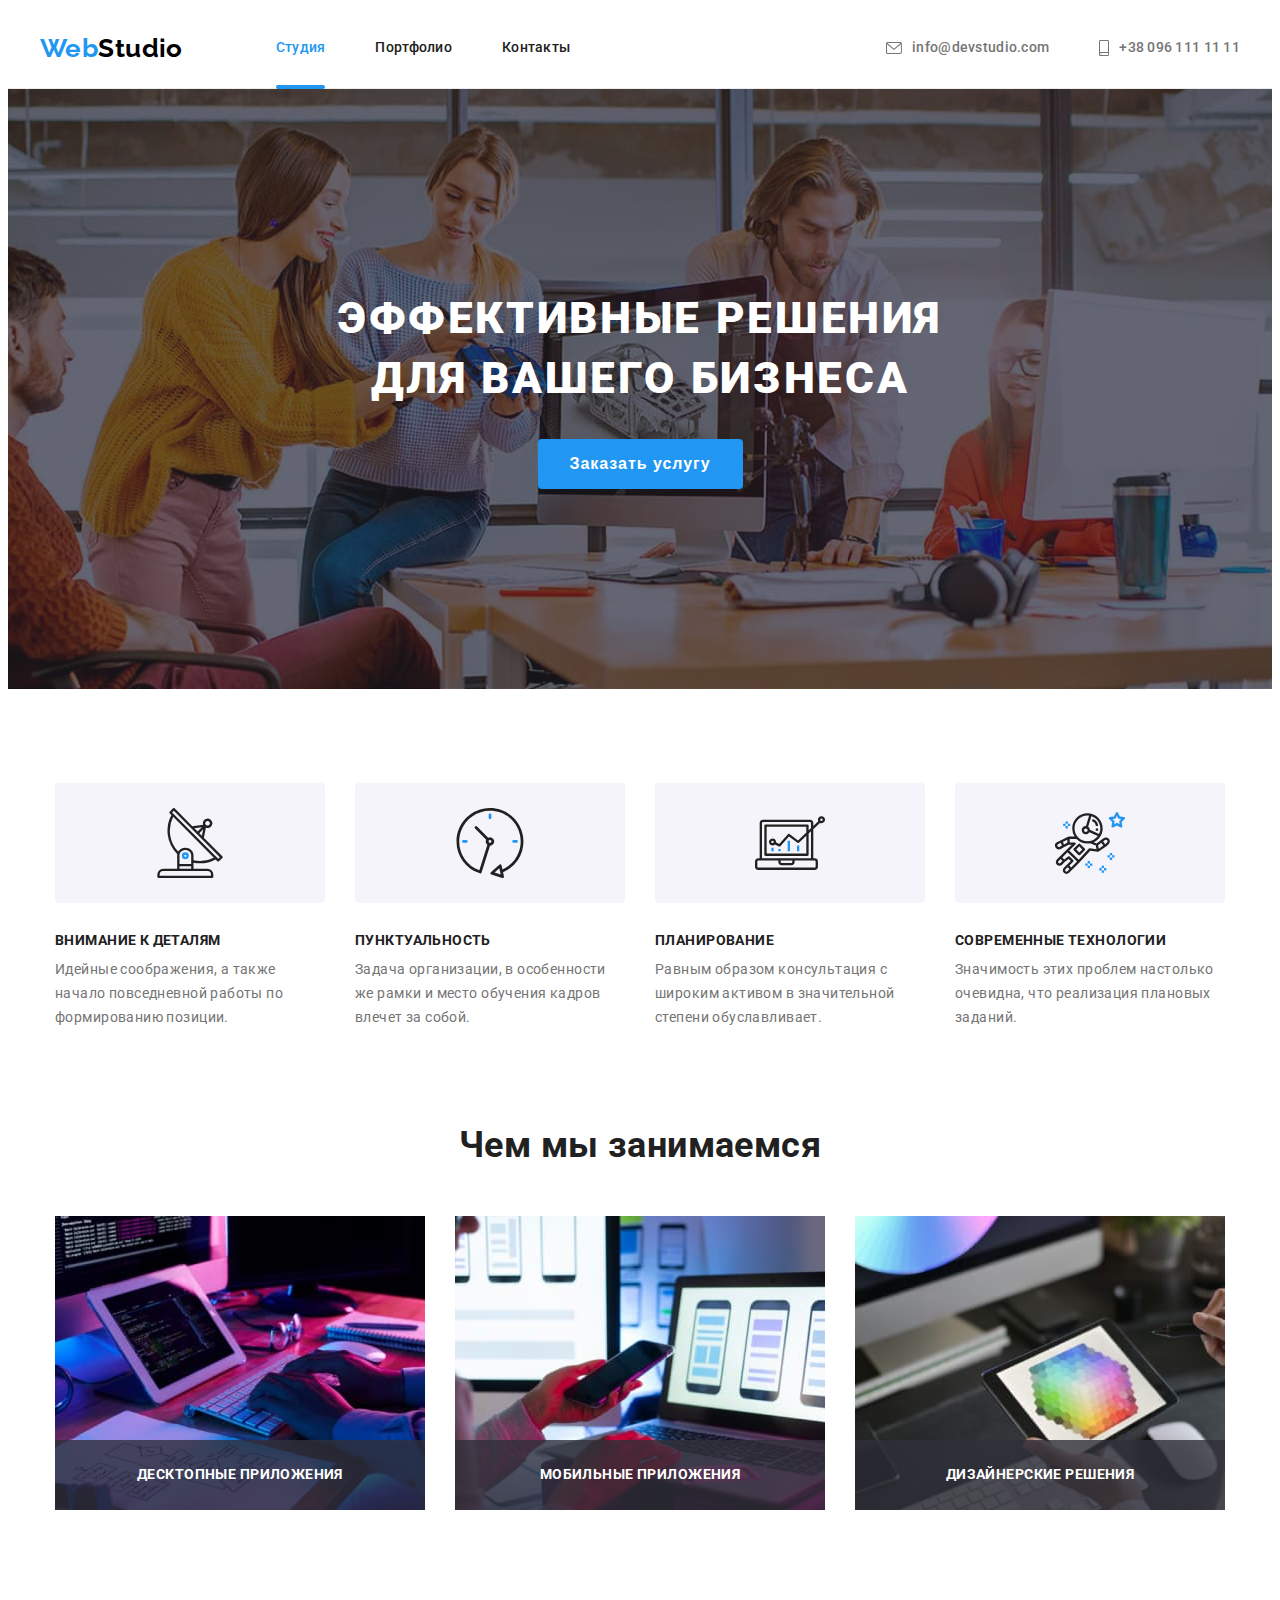
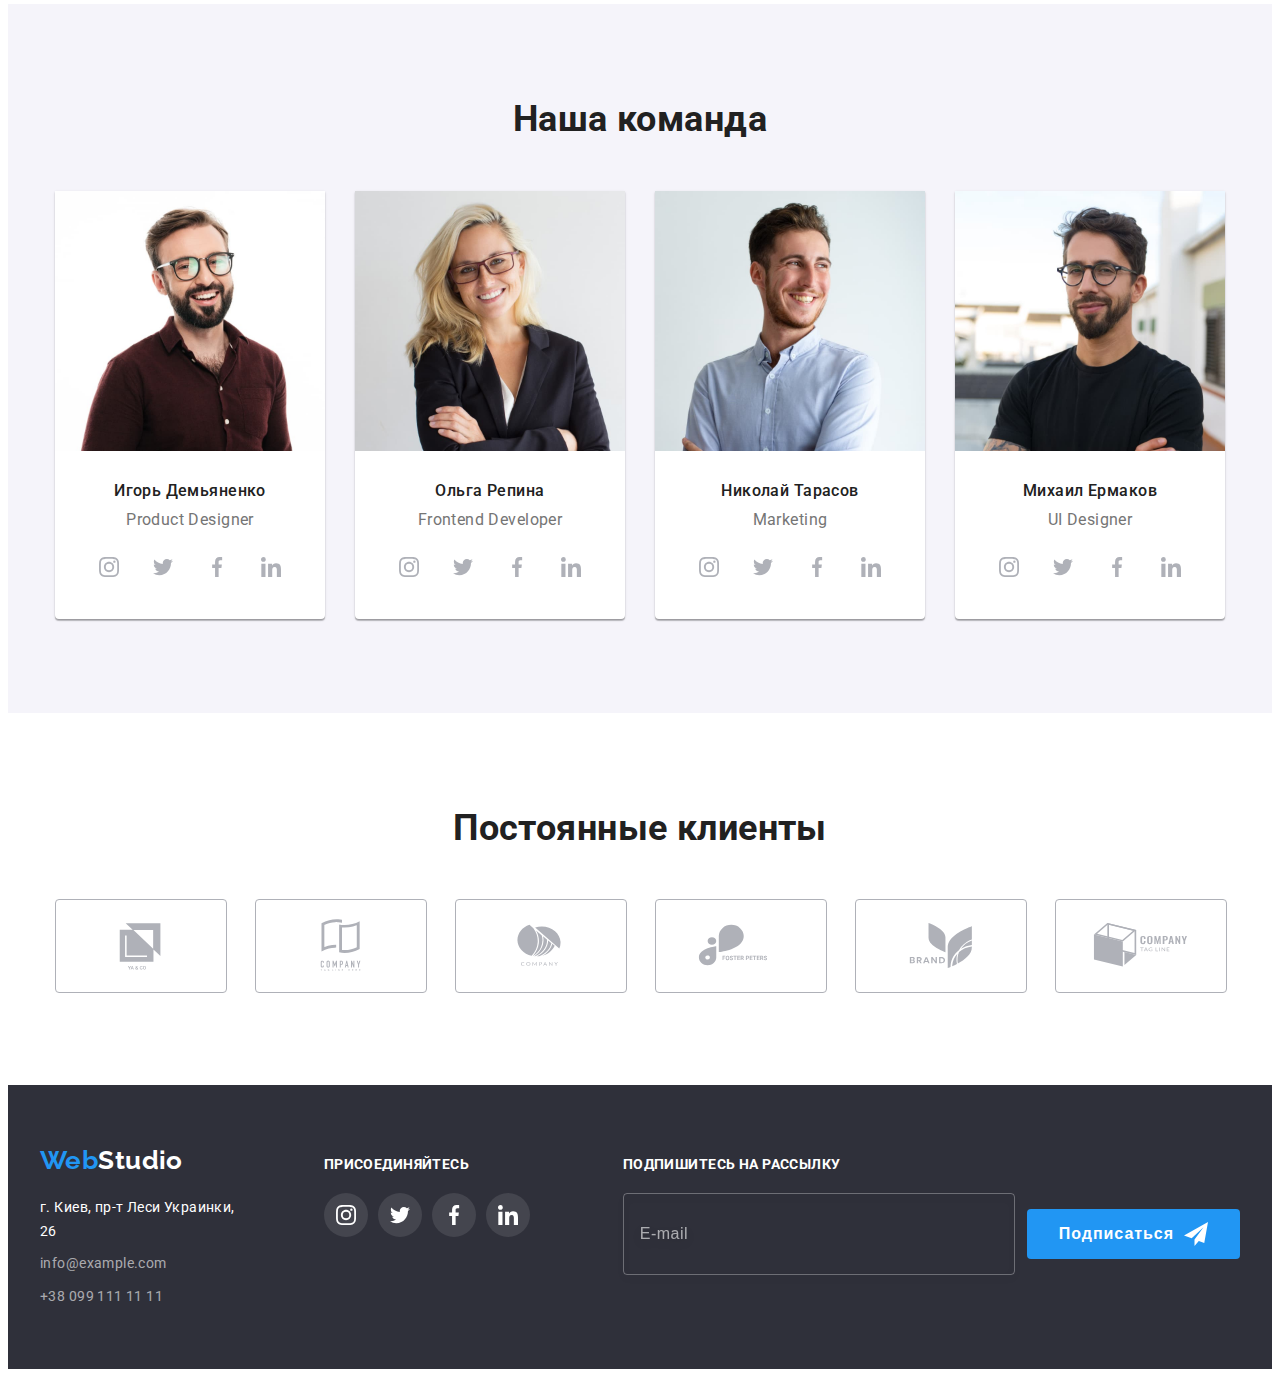
<file: index.html>
<!DOCTYPE html>
<html lang="ru">
<head>
    <meta charset="UTF-8">
    <meta http-equiv="X-UA-Compatible" content="IE=edge">
    <meta name="viewport" content="width=device-width, initial-scale=1.0">
    <title>Document</title>
    <link rel="preconnect" href="https://fonts.googleapis.com">
    <link rel="preconnect" href="https://fonts.gstatic.com" crossorigin>
    <link href="https://fonts.googleapis.com/css2?family=Raleway:wght@700&family=Roboto:wght@400;500;700;900&display=swap"
    rel="stylesheet">
    <link rel="stylesheet" href="https://cdnjs.cloudflare.com/ajax/libs/modern-normalize/1.1.0/modern-normalize.min.css"
        integrity="sha512-wpPYUAdjBVSE4KJnH1VR1HeZfpl1ub8YT/NKx4PuQ5NmX2tKuGu6U/JRp5y+Y8XG2tV+wKQpNHVUX03MfMFn9Q=="
        crossorigin="anonymous" referrerpolicy="no-referrer" />
    <link rel="stylesheet" href="./css/styles.css">
</head>
<body>
    <!---------------------------------------------------------------------- Шапка сайта ---------------------------------->
    <header class="header">
        <div class="container box">
            <nav class="navigation box">
                <a class="logo link" href="./index.html" lang="en">
                    Web<span class="logo-header">Studio</span> 
                </a>
                <ul class="navigation-list box">
                    <li class="navigation-item">
                        <a class="navigation-link link current" href="./index.html">Студия</a>
                    </li>

                    <li class="navigation-item">
                        <a class="navigation-link link" href="./portfolio.html">Портфолио</a>
                    </li>

                    <li class="navigation-item">
                        <a class="navigation-link link" href="">Контакты</a>
                    </li>
                </ul>
            </nav>
            <ul class="contacts box">
                <li class="contacts-item">
                    <a class="contacts-link link box" href="mailto:info@devstudio.com" lang="en">
                        <svg class="icon-contacts" width="16" height="12">
                            <use href="./images/icons.svg#icon-envelope"></use>  
                        </svg>
                        info@devstudio.com
                    </a>
                </li>

                <li class="contacts-item">
                    <a class="contacts-link link box" href="tel:+380961111111">
                        <svg class="icon-contacts" width="10" height="16">
                            <use href="./images/icons.svg#icon-smartphone"></use>
                        </svg>                        
                        +38 096 111 11 11
                    </a>
                </li>
            </ul>
        </div>
    </header>
    <main>
        <!---------------------------------------------------------------------- Герой ------------------------------------->
        <section class="hero">            
            <h1 class="hero-title">ЭФФЕКТИВНЫЕ РЕШЕНИЯ ДЛЯ ВАШЕГО БИЗНЕСА</h1>
            <button class="button" type="button" data-modal-open>Заказать услугу</button>          
        </section>
        <!--------------------------------------------------------------- Преимущества компании----------------------------->
        <section class="section advantage-section">
            <div class="container">
                <h2 class="visually-hidden">Наши преимущества</h2>
                <ul class="advantage box">
                    <li class="advantage-item">
                        <div class="icon-box box"> 
                            <svg class="icon-advantage" width="70" height="70">
                                <use href="./images/icons.svg#icon-antenna"></use>
                            </svg>
                        </div>
                        <h3 class="advantage-title">ВНИМАНИЕ К ДЕТАЛЯМ</h3>
                        <p class="advantage-text">Идейные соображения, а также начало повседневной работы по формированию позиции.</p>
                    </li>

                    <li class="advantage-item">
                        <div class="icon-box box">
                            <svg class="icon-advantage" width="70" height="70">
                                <use href="./images/icons.svg#icon-clock"></use>
                            </svg>
                        </div>
                        <h3 class="advantage-title">ПУНКТУАЛЬНОСТЬ</h3>
                        <p class="advantage-text">Задача организации, в особенности же рамки и место обучения кадров влечет за собой.</p>
                    </li>

                    <li class="advantage-item">
                        <div class="icon-box box">
                            <svg class="icon-advantage" width="70" height="70">
                                <use href="./images/icons.svg#icon-diagram"></use>
                            </svg>
                        </div>
                        <h3 class="advantage-title">ПЛАНИРОВАНИЕ</h3>
                        <p class="advantage-text">Равным образом консультация с широким активом в значительной степени обуславливает.</p>
                    </li>

                    <li class="advantage-item">
                        <div class="icon-box box">
                            <svg class="icon-advantage" width="70" height="70">
                                <use href="./images/icons.svg#icon-astronaut"></use>
                            </svg>
                        </div>
                        <h3 class="advantage-title">СОВРЕМЕННЫЕ ТЕХНОЛОГИИ</h3>
                        <p class="advantage-text">Значимость этих проблем настолько очевидна, что реализация плановых заданий.</p>
                    </li>
                </ul>
            </div>
        </section>
        <!------------------------------------------------------- Чем занимается компания ---------------------------------->
        <section class="section">
            <div class="container">
                <h2 class="section-title">Чем мы занимаемся</h2>
                <ul class="works-list box">
                    <li class="works-item">
                        <img src="./images/img1.jpg" alt="Человек, работающий и на ПК, и на планшете" width="370" height="294">
                        <p class="works-example box">Десктопные приложения</p>
                    </li>

                    <li class="works-item">
                        <img src="./images/img2.jpg" alt="Человек, работающий и на ноутбкуке, и на телефоне" width="370" height="294">
                        <p class="works-example box">Мобильные приложения</p>
                    </li>

                    <li class="works-item">
                        <img src="./images/img3.jpg" alt="Человек, работающий и на планшете, и на ПК" width="370" height="294">
                        <p class="works-example box">Дизайнерские решения</p>
                    </li>
                </ul>
            </div>
        </section>
        <!---------------------------------------------------------- Команда компании -------------------------------------->
        <section class="team section">
            <div class="container">
                <h2 class="section-title">Наша команда</h2>
                <ul class="team-list box">
                    <li class="team-item">
                        <img src="./images/img4.jpg" alt="Фото Иогря Демьяненко" width="270" height="260">
                        <div class="team-content">
                            <h3 class="team-person">Игорь Демьяненко</h3>
                            <p class="team-text" lang="en">Product Designer</p>
                            <ul class="box">
                                <li class="social-item">
                                    <a href="" class="social-link box">
                                        <svg class="icon-social" width="20" height="20">
                                            <use href="./images/icons.svg#icon-instagram"></use>
                                        </svg>
                                    </a>
                                </li> 

                                <li class="social-item">
                                    <a href="" class="social-link box">
                                        <svg class="icon-social" width="20" height="20">
                                            <use href="./images/icons.svg#icon-twitter"></use>
                                        </svg>
                                    </a>
                                </li>

                                <li class="social-item">
                                    <a href="" class="social-link box">
                                        <svg class="icon-social" width="20" height="20">
                                            <use href="./images/icons.svg#icon-facebook"></use>
                                        </svg>
                                    </a>
                                </li>

                                <li class="social-item">
                                    <a href="" class="social-link box">
                                        <svg class="icon-social" width="20" height="20">
                                            <use href="./images/icons.svg#icon-linkedin"></use>
                                        </svg>
                                    </a>
                                </li>
                            </ul>
                        </div>
                    </li>

                    <li class="team-item">
                        <img src="./images/img5.jpg" alt="Фото Ольги Репиной" width="270" height="260">
                        <div class="team-content">
                            <h3 class="team-person">Ольга Репина</h3>
                            <p class="team-text" lang="en">Frontend Developer</p>
                            <ul class="box">
                                <li class="social-item">
                                    <a href="" class="social-link box">
                                        <svg class="icon-social" width="20" height="20">
                                            <use href="./images/icons.svg#icon-instagram"></use>
                                        </svg>
                                    </a>
                                </li>
                            
                                <li class="social-item">
                                    <a href="" class="social-link box">
                                        <svg class="icon-social" width="20" height="20">
                                            <use href="./images/icons.svg#icon-twitter"></use>
                                        </svg>
                                    </a>
                                </li>
                            
                                <li class="social-item">
                                    <a href="" class="social-link box">
                                        <svg class="icon-social" width="20" height="20">
                                            <use href="./images/icons.svg#icon-facebook"></use>
                                        </svg>
                                    </a>
                                </li>
                            
                                <li class="social-item">
                                    <a href="" class="social-link box">
                                        <svg class="icon-social" width="20" height="20">
                                            <use href="./images/icons.svg#icon-linkedin"></use>
                                        </svg>
                                    </a>
                                </li>
                            </ul>
                        </div>
                    </li>

                    <li class="team-item">
                        <img src="./images/img6.jpg" alt="Фото Николая Тарасова" width="270" height="260">
                        <div class="team-content">
                            <h3 class="team-person">Николай Тарасов</h3>
                            <p class="team-text" lang="en">Marketing</p>
                            <ul class="box">
                                <li class="social-item">
                                    <a href="" class="social-link box">
                                        <svg class="icon-social" width="20" height="20">
                                            <use href="./images/icons.svg#icon-instagram"></use>
                                        </svg>
                                    </a>
                                </li>
                            
                                <li class="social-item">
                                    <a href="" class="social-link box">
                                        <svg class="icon-social" width="20" height="20">
                                            <use href="./images/icons.svg#icon-twitter"></use>
                                        </svg>
                                    </a>
                                </li>
                            
                                <li class="social-item">
                                    <a href="" class="social-link box">
                                        <svg class="icon-social" width="20" height="20">
                                            <use href="./images/icons.svg#icon-facebook"></use>
                                        </svg>
                                    </a>
                                </li>
                            
                                <li class="social-item">
                                    <a href="" class="social-link box">
                                        <svg class="icon-social" width="20" height="20">
                                            <use href="./images/icons.svg#icon-linkedin"></use>
                                        </svg>
                                    </a>
                                </li>
                            </ul>
                        </div>
                    </li>

                    <li class="team-item">
                        <img src="./images/img7.jpg" alt="Фото Михаила Ермакова" width="270" height="260">
                        <div class="team-content">
                            <h3 class="team-person">Михаил Ермаков</h3>
                            <p class="team-text" lang="en">UI Designer</p>
                            <ul class="box">
                                <li class="social-item">
                                    <a href="" class="social-link box">
                                        <svg class="icon-social" width="20" height="20">
                                            <use href="./images/icons.svg#icon-instagram"></use>
                                        </svg>
                                    </a>
                                </li>
                            
                                <li class="social-item">
                                    <a href="" class="social-link box">
                                        <svg class="icon-social" width="20" height="20">
                                            <use href="./images/icons.svg#icon-twitter"></use>
                                        </svg>
                                    </a>
                                </li>
                            
                                <li class="social-item">
                                    <a href="" class="social-link box">
                                        <svg class="icon-social" width="20" height="20">
                                            <use href="./images/icons.svg#icon-facebook"></use>
                                        </svg>
                                    </a>
                                </li>
                            
                                <li class="social-item">
                                    <a href="" class="social-link box">
                                        <svg class="icon-social" width="20" height="20">
                                            <use href="./images/icons.svg#icon-linkedin"></use>
                                        </svg>
                                    </a>
                                </li>
                            </ul>
                        </div>
                    </li>
                </ul>
            </div>
        </section>
        <section class="section">
            <div class="container">
                <h2 class="logos-title">Постоянные клиенты</h2>
                <ul class="logos-list box">
                    <li class="logos-item">
                        <a href="" class="logos-link box">
                            <svg class="icon-logos" width="106" height="60">
                                <use href="./images/icons.svg#icon-logo1"></use>
                            </svg>
                        </a>
                    </li>

                    <li class="logos-item">
                        <a href="" class="logos-link box">
                            <svg class="icon-logos" width="106" height="60">
                                <use href="./images/icons.svg#icon-logo2"></use>
                            </svg>
                        </a>
                    </li>

                    <li class="logos-item">
                        <a href="" class="logos-link box">
                            <svg class="icon-logos" width="106" height="60">
                                <use href="./images/icons.svg#icon-logo3"></use>
                            </svg>
                        </a>
                    </li>

                    <li class="logos-item">
                        <a href="" class="logos-link box">
                            <svg class="icon-logos" width="106" height="60">
                                <use href="./images/icons.svg#icon-logo4"></use>
                            </svg>
                        </a>
                    </li>

                    <li class="logos-item">
                        <a href="" class="logos-link box">
                            <svg class="icon-logos" width="106" height="60">
                                <use href="./images/icons.svg#icon-logo5"></use>
                            </svg>
                        </a>
                    </li>

                    <li class="logos-item">
                        <a href="" class="logos-link box">
                            <svg class="icon-logos" width="106" height="60">
                                <use href="./images/icons.svg#icon-logo6"></use>
                            </svg>
                        </a>
                    </li>
                </ul>
            </div>
        </section>
    </main>
    <!---------------------------------------------- Футер ------------------------------------------------------->
    <footer class="footer">
        <div class="footer-wrap container">
            <div class="footer-content">
                <a class="logo link" href="./index.html" lang="en">
                    Web<span class="logo-footer">Studio</span>
                </a>
                <address>
                    <ul class="address">
                        <li class="address-item">
                            <a class="address-link link" href="https://goo.gl/maps/ojqtrY3gg8iYZvjQA" target="_blank"
                                rel="nooperner noreferrer">г. Киев, пр-т Леси Украинки, 26
                            </a>
                        </li>

                        <li class="address-item">
                            <a class="address-contacts link" href="mailto:info@example.com">info@example.com</a>
                        </li>

                        <li class="address-item">
                            <a class="address-contacts link" href="tel:+380991111111">+38 099 111 11 11</a>
                        </li>
                    </ul>
                </address>
            </div>
            <div class="footer-social">
                <p class="label">Присоединяйтесь</p>        
                <ul class="box">                
                    <li class="social-item">
                        <a href="" class="footer-social-link social-link box">
                            <svg class="icon-social" width="20" height="20">
                                <use href="./images/icons.svg#icon-instagram"></use>
                            </svg>
                        </a>
                    </li>
                    
                    <li class="social-item">
                        <a href="" class="footer-social-link social-link box">
                            <svg class="icon-social" width="20" height="20">
                                <use href="./images/icons.svg#icon-twitter"></use>
                            </svg>
                        </a>
                    </li>
                    
                    <li class="social-item">
                        <a href="" class="footer-social-link social-link box">
                            <svg class="icon-social" width="20" height="20">
                                <use href="./images/icons.svg#icon-facebook"></use>
                            </svg>
                        </a>
                    </li>
                    
                    <li class="social-item">
                        <a href="" class="footer-social-link social-link box ">
                            <svg class="icon-social" width="20" height="20">
                                <use href="./images/icons.svg#icon-linkedin"></use>
                            </svg>
                        </a>
                    </li>                
                </ul>
            </div>
            <form action="#">
                    <label class="label sub-text" for="sub-email">Подпишитесь на рассылку</label>
                    <div class="box">
                        <input 
                            class="sub-field" 
                            type="email" 
                            name="email" 
                            id="sub-email"
                            placeholder="E-mail"
                        >
                        <button type="submit" class="button box">
                            Подписаться
                            <svg class="icon-send" width="24" height="24">
                                <use href="./images/icons.svg#icon-send"></use>
                            </svg>                        
                        </button>
                    </div>
            </form>            
        </div>
    </footer>
    <div class="backdrop is-hidden" data-modal>
        <div class="modal">
            <button type="button" class="modal-btn box" data-modal-close>
                <svg class="icon-close" width="18" height="18">
                    <use href="./images/icons.svg#icon-close"></use>
                </svg>   
            </button>            
                <p class="modal-text">Оставьте свои данные, мы вам перезвоним</p>
                <form class="modal-form" action="#">                      
                    <div class="form-wrap">
                        <label class="form-name" for="name">Имя</label>
                        <span class="input-wrap">
                            <input 
                                class="form-field" 
                                type="text" 
                                name="name" 
                                id="name"
                                required
                                minlength="2"
                            >
                            <svg class="form-icon" width="18" height="18">
                                <use href="./images/icons.svg#icon-person"></use>
                            </svg>
                        </span>
                    </div>

                    <div class="form-wrap">
                        <label class="form-name" for="tel">Телефон</label>
                        <span class="input-wrap">
                            <input 
                                class="form-field" 
                                type="tel" 
                                name="tel" 
                                id="tel"
                                required
                            >
                            <svg class="form-icon" width="18" height="18">
                                <use href="./images/icons.svg#icon-phone"></use>
                            </svg>
                        </span>
                    </div>

                    <div class="form-wrap">
                        <label class="form-name" for="email">Почта</label>
                        <span class="input-wrap">
                            <input 
                                class="form-field" 
                                type="email" 
                                name="email" 
                                id="email"
                            >
                            <svg class="form-icon" width="18" height="18">
                                <use href="./images/icons.svg#icon-email"></use>
                            </svg>
                        </span>
                    </div>

                    <div class="comment-wrap">
                        <label class="form-name" for="comment">Комментарий</label>
                        <textarea 
                            class="form-comment" 
                            name="comment" 
                            id="comment" 
                            placeholder="Введите текст"
                        ></textarea>
                    </div>

                    <div class="check-wrap">
                        <input 
                            type="checkbox"
                            name="policy"
                            id="policy"
                            class="form-check visually-hidden"
                        >
                        <label class="check-text" for="policy">
                            <span class="check-box box">
                                <svg class="check-icon" width="11" height="8">
                                    <use href="./images/icons.svg#icon-check"></use>
                                </svg>
                            </span>
                            Соглашаюсь с рассылкой и принимаю&nbsp; 
                            <a href="" class="check-link">Условия договора</a>
                        </label>
                    </div>

                    <button class="button form-button" type="submit">Отправить</button>
                </form>                        
        </div>
    </div>
    <script src="./js/modal.js"></script>
    </body>
</html>
</file>
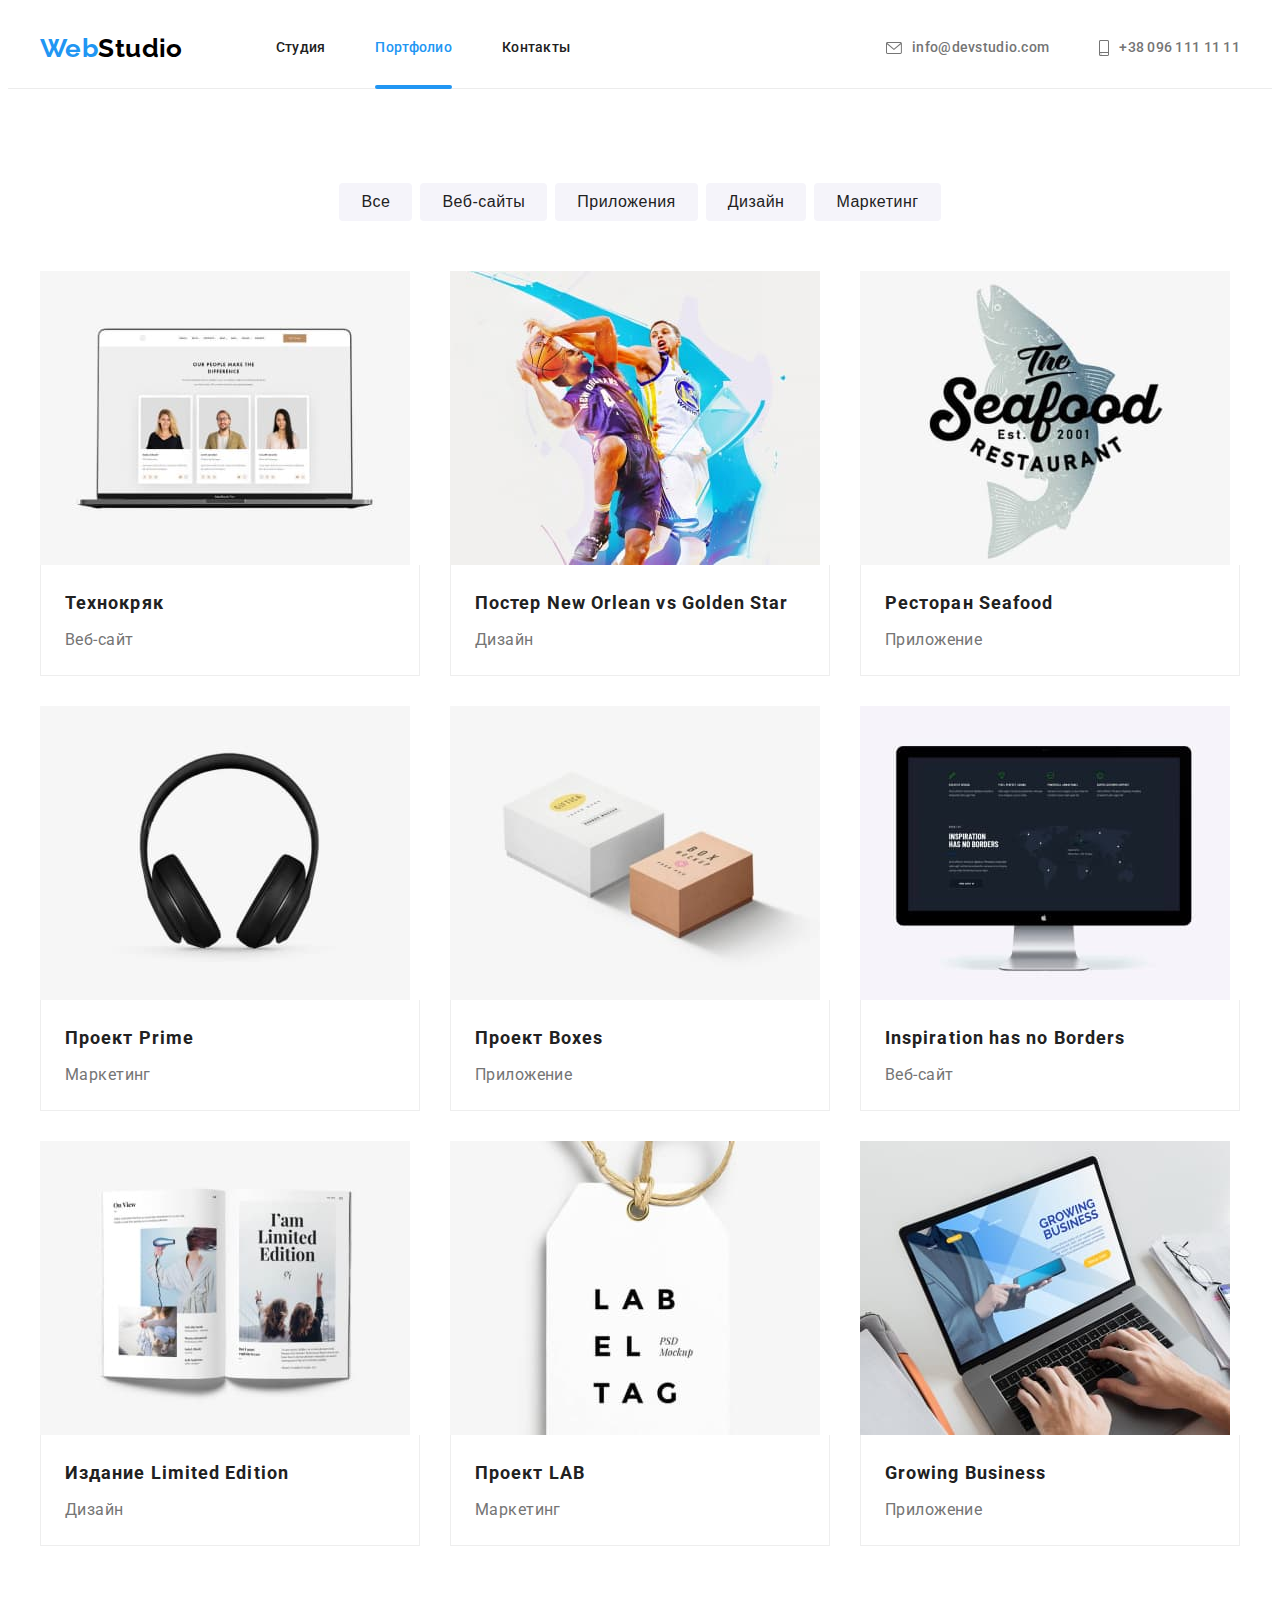
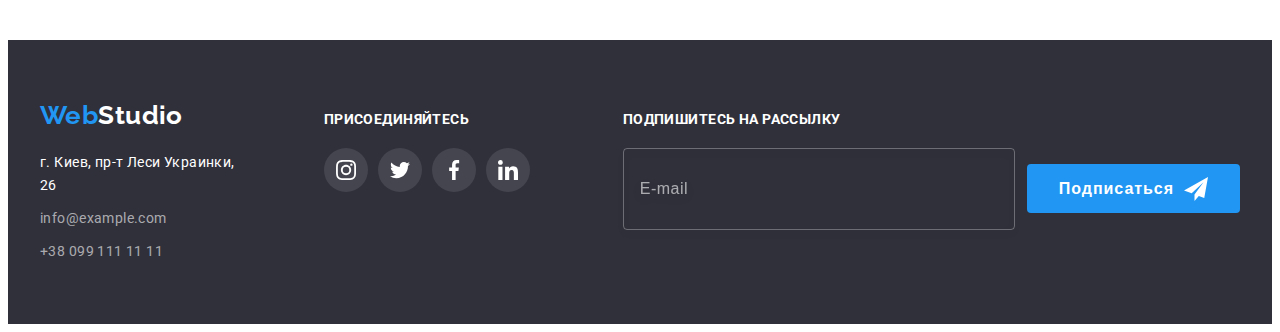
<file: portfolio.html>
<!DOCTYPE html>
<html lang="ru">

<head>
    <meta charset="UTF-8">
    <meta http-equiv="X-UA-Compatible" content="IE=edge">
    <meta name="viewport" content="width=device-width, initial-scale=1.0">
    <title>Document</title>
    <link rel="preconnect" href="https://fonts.googleapis.com">
    <link rel="preconnect" href="https://fonts.gstatic.com" crossorigin>
    <link href="https://fonts.googleapis.com/css2?family=Raleway:wght@700&family=Roboto:wght@400;500;700;900&display=swap"
    rel="stylesheet">
    <link rel="stylesheet" href="https://cdnjs.cloudflare.com/ajax/libs/modern-normalize/1.1.0/modern-normalize.min.css"
        integrity="sha512-wpPYUAdjBVSE4KJnH1VR1HeZfpl1ub8YT/NKx4PuQ5NmX2tKuGu6U/JRp5y+Y8XG2tV+wKQpNHVUX03MfMFn9Q=="
        crossorigin="anonymous" referrerpolicy="no-referrer" />
    <link rel="stylesheet" href="./css/styles.css">
</head>

<body>
    <!---------------------------------------------- Шапка сайта -------------------------------------------------->
    <header class="header">
        <div class="container box">
            <nav class="navigation box">
                <a class="logo link" href="./index.html" lang="en">
                    Web<span class="logo-header">Studio</span>
                </a>
                <ul class="navigation-list box">
                    <li class="navigation-item">
                        <a class="navigation-link link" href="./index.html">Студия</a>
                    </li>
    
                    <li class="navigation-item">
                        <a class="navigation-link link current" href="./portfolio.html">Портфолио</a>
                    </li>
    
                    <li class="navigation-item">
                        <a class="navigation-link link" href="">Контакты</a>
                    </li>
                </ul>
            </nav>
            <ul class="contacts box">
                <li class="contacts-item">
                    <a class="contacts-link link box" href="mailto:info@devstudio.com" lang="en">
                        <svg class="icon-contacts" width="16" height="12">
                            <use href="./images/icons.svg#icon-envelope"></use>
                        </svg>
                        info@devstudio.com
                    </a>
                </li>
    
                <li class="contacts-item">
                    <a class="contacts-link link box" href="tel:+380961111111">
                        <svg class="icon-contacts" width="10" height="16">
                            <use href="./images/icons.svg#icon-smartphone"></use>
                        </svg>
                        +38 096 111 11 11
                    </a>
                </li>
            </ul>
        </div>
    </header>
    <!-------------------------------------------------Наши работы----------------------------------------------->
    <main>
        <section class="section">
            <div class="container">
                <h1 class="visually-hidden">Портфолио</h1>
                <ul class="filters box">
                    <li class="filters-item"><button class="filters-button" type="button">Все</button></li>
                    <li class="filters-item"><button class="filters-button" type="button">Веб-сайты</button></li>
                    <li class="filters-item"><button class="filters-button" type="button">Приложения</button></li>
                    <li class="filters-item"><button class="filters-button" type="button">Дизайн</button></li>
                    <li class="filters-item"><button class="filters-button" type="button">Маркетинг</button></li>
                </ul>
                <ul class="projects box">
                    <li class="projects-item">
                        <a class="projects-link link" href="">
                            <div class="projects-thumb">
                                <img src="./images/portfolio1.jpg" alt="Ноутбук" width="370" height="294">
                                <p class="projects-hidden-text">Технокряк это современная площадка распространения коронавируса. Компании используют эту платформу для цифрового шпионажа и атак на защищенные сервера конкурентов.</p>
                            </div>
                            <div class="projects-content">
                                <h2 class="projects-title">Технокряк</h2>
                                <p class="projects-text">Веб-сайт</p>
                            </div>
                        </a>                   
                    </li>

                    <li class="projects-item">
                        <a class="projects-link link" href="">
                            <div class="projects-thumb">
                                <img src="./images/portfolio2.jpg" alt="Баскетболисты" width="370" height="294">
                                <p class="projects-hidden-text">Технокряк это современная площадка распространения коронавируса. Компании используют эту платформу для цифрового шпионажа и атак на защищенные сервера конкурентов.</p>
                            </div>
                            <div class="projects-content">
                                <h2 class="projects-title">Постер <span lang="en">New Orlean vs Golden Star</span></h2>
                                <p class="projects-text">Дизайн</p>
                            </div>
                        </a>                   
                    </li>

                    <li class="projects-item">
                        <a class="projects-link link" href="">
                            <div class="projects-thumb">
                                <img src="./images/portfolio3.jpg" alt="Эмблема рыбы" width="370" height="294">
                                <p class="projects-hidden-text">Технокряк это современная площадка распространения коронавируса. Компании используют эту платформу для цифрового шпионажа и атак на защищенные сервера конкурентов.</p>
                            </div>
                            <div class="projects-content">
                                <h2 class="projects-title">Ресторан <span lang="en">Seafood</span></h2>
                                <p class="projects-text">Приложение</p>
                            </div>
                        </a>                  
                    </li>

                    <li class="projects-item">
                        <a class="projects-link link" href="">
                            <div class="projects-thumb">
                                <img src="./images/portfolio4.jpg" alt="Наушники" width="370" height="294">
                                <p class="projects-hidden-text">Технокряк это современная площадка распространения коронавируса. Компании используют эту платформу для цифрового шпионажа и атак на защищенные сервера конкурентов.</p>
                            </div>
                            <div class="projects-content">
                                <h2 class="projects-title">Проект <span lang="en">Prime</span></h2>
                                <p class="projects-text">Маркетинг</p>
                            </div>
                        </a>                  
                    </li>

                    <li class="projects-item">
                        <a class="projects-link link" href="">
                            <div class="projects-thumb">
                                <img src="./images/portfolio5.jpg" alt="Две коробки" width="370" height="294">
                                <p class="projects-hidden-text">Технокряк это современная площадка распространения коронавируса. Компании используют эту платформу для цифрового шпионажа и атак на защищенные сервера конкурентов.</p>
                            </div>
                            <div class="projects-content">
                                <h2 class="projects-title">Проект <span lang="en">Boxes</span></h2>
                                <p class="projects-text">Приложение</p>
                            </div>
                        </a>
                    </li>

                    <li class="projects-item">
                        <a class="projects-link link" href="">
                            <div class="projects-thumb">
                                <img src="./images/portfolio6.jpg" alt="Монитор" width="370" height="294">
                                <p class="projects-hidden-text">Технокряк это современная площадка распространения коронавируса. Компании используют эту платформу для цифрового шпионажа и атак на защищенные сервера конкурентов.</p>
                            </div>
                            <div class="projects-content"> 
                                <h2 class="projects-title" lang="en">Inspiration has no Borders</h2>        
                                <p class="projects-text">Веб-сайт</p>
                            </div>
                        </a>
                    </li>

                    <li class="projects-item">
                        <a class="projects-link link" href="">
                            <div class="projects-thumb">
                                <img src="./images/portfolio7.jpg" alt="Открытый журнал" width="370" height="294">
                                <p class="projects-hidden-text">Технокряк это современная площадка распространения коронавируса. Компании используют эту платформу для цифрового шпионажа и атак на защищенные сервера конкурентов.</p>
                            </div>
                            <div class="projects-content">
                                <h2 class="projects-title">Издание <span lang="en">Limited Edition</span></h2>
                                <p class="projects-text">Дизайн</p>
                            </div>
                        </a>
                    </li>

                    <li class="projects-item">
                        <a class="projects-link link" href="">
                            <div class="projects-thumb">
                                <img src="./images/portfolio8.jpg" alt="Бирка" width="370" height="294">
                                <p class="projects-hidden-text">Технокряк это современная площадка распространения коронавируса. Компании используют эту платформу для цифрового шпионажа и атак на защищенные сервера конкурентов.</p>
                            </div>
                            <div class="projects-content">
                                <h2 class="projects-title">Проект <span lang="en">LAB</span></h2>
                                <p class="projects-text">Маркетинг</p>
                            </div>
                        </a>                    
                    </li>

                    <li class="projects-item">
                        <a class="projects-link link" href="">
                            <div class="projects-thumb">
                                <img src="./images/portfolio9.jpg" alt="Человек работает на ноутбуке" width="370" height="294">
                                <p class="projects-hidden-text">Технокряк это современная площадка распространения коронавируса. Компании используют эту платформу для цифрового шпионажа и атак на защищенные сервера конкурентов.</p>
                            </div>
                            <div class="projects-content">
                                <h2 class="projects-title" lang="en">Growing Business</h2>
                                <p class="projects-text">Приложение</p>
                            </div>
                        </a>                    
                    </li>
                </ul>
            </div>
        </section>        
    </main>
    <!-----------------------------------------------------Футер ------------------------------------------------->
    <footer class="footer">
        <div class="footer-wrap container">
            <div class="footer-content">
                <a class="logo link" href="./index.html" lang="en">
                    Web<span class="logo-footer">Studio</span>
                </a>
                <address>
                    <ul class="address">
                        <li class="address-item">
                            <a class="address-link link" href="https://goo.gl/maps/ojqtrY3gg8iYZvjQA" target="_blank"
                                rel="nooperner noreferrer">г. Киев, пр-т Леси Украинки, 26
                            </a>
                        </li>
    
                        <li class="address-item">
                            <a class="address-contacts link" href="mailto:info@example.com">info@example.com</a>
                        </li>
    
                        <li class="address-item">
                            <a class="address-contacts link" href="tel:+380991111111">+38 099 111 11 11</a>
                        </li>
                    </ul>
                </address>
            </div>
            <div class="footer-social">
                <p class="label">Присоединяйтесь</p>
                <ul class="box">
                    <li class="social-item">
                        <a href="" class="footer-social-link social-link box">
                            <svg class="icon-social" width="20" height="20">
                                <use href="./images/icons.svg#icon-instagram"></use>
                            </svg>
                        </a>
                    </li>
    
                    <li class="social-item">
                        <a href="" class="footer-social-link social-link box">
                            <svg class="icon-social" width="20" height="20">
                                <use href="./images/icons.svg#icon-twitter"></use>
                            </svg>
                        </a>
                    </li>
    
                    <li class="social-item">
                        <a href="" class="footer-social-link social-link box">
                            <svg class="icon-social" width="20" height="20">
                                <use href="./images/icons.svg#icon-facebook"></use>
                            </svg>
                        </a>
                    </li>
    
                    <li class="social-item">
                        <a href="" class="footer-social-link social-link box ">
                            <svg class="icon-social" width="20" height="20">
                                <use href="./images/icons.svg#icon-linkedin"></use>
                            </svg>
                        </a>
                    </li>
                </ul>
            </div>
            <div class="footer-sub">
                <form action="#">
                    <label class="label sub-text" for="sub-email">Подпишитесь на рассылку</label>
                    <div class="box">
                        <input class="sub-field" type="email" name="email" id="sub-email" placeholder="E-mail">
                        <button type="submit" class="button box">
                            Подписаться
                            <svg class="icon-send" width="24" height="24">
                                <use href="./images/icons.svg#icon-send"></use>
                            </svg>
                        </button>
                    </div>
                </form>
            </div>
        </div>
    </footer>
    </body>    
    </html>
</file>
<file: css/styles.css>
:root {
  --main-title-color: #212121;
  --text-color: #757575;
  --main-accent-color: #2196f3;
  --second-accent-color: #ffffff;
  --navigation-text-color: #212121;
  --footer-contacts-color: rgba(255, 255, 255, 0.6);
  --black-color: #000000;
  --main-background-color: #ffffff;
  --second-background-color: #2f303a;
  --third-background-color: #f5f4fa;
  --icons-color: #afb1b8;
}
.visually-hidden {
  position: absolute;
  clip: rect(0 0 0 0);
  width: 1px;
  height: 1px;
  margin: -1px;
  border: 0;
  padding: 0;
  overflow: hidden;
}
p,
h1,
h2,
h3,
h4,
h5,
h6 {
  margin: 0;
}
ul {
  margin: 0;
  padding: 0;
  list-style: none;
}
button {
  cursor: pointer;
}
img {
  display: block;
  max-width: 100%;
  height: auto;
}
body {
  font-family: Roboto, sans-serif;
  color: var(--main-title-color);
  background-color: var(--main-background-color);
  font-size: 14px;
  line-height: 1.14;
  letter-spacing: 0.03em;
}
.link {
  text-decoration: none;
}
.container {
  width: 1200px;
  margin-left: auto;
  margin-right: auto;
  padding-left: 15px;
  padding-right: 15px;
}
.section {
  padding-top: 94px;
  padding-bottom: 94px;
}
.box {
  display: flex;
  align-items: center;
  justify-content: center;
}

/* -------------------Стили хедера--------------- */
.header {
  border-bottom: 1px solid #ececec;
}
.navigation-link {
  display: block;
  padding-top: 32px;
  padding-bottom: 32px;

  color: var(--navigation-text-color);
}
.navigation-list .link.current {
  color: var(--main-accent-color);
  position: relative;
}
.navigation-list .link.current::after {
  position: absolute;
  left: 0;
  bottom: -1px;

  content: '';
  width: 100%;
  height: 4px;
  background-color: var(--main-accent-color);
  border-radius: 2px;
}
.navigation-item:not(:last-child) {
  margin-right: 50px;
}

.contacts {
  margin-left: auto;
}
.contacts-item:not(:last-child) {
  margin-right: 50px;
}
.contacts-link {
  color: var(--text-color);
}
.navigation-link,
.contacts-link {
  font-weight: 500;
  letter-spacing: 0.02em;

  transition: color 250ms cubic-bezier(0.4, 0, 0.2, 1);
}
.navigation-link:hover,
.navigation-link:focus,
.contacts-link:hover,
.contacts-link:focus {
  color: var(--main-accent-color);
}
.icon-contacts {
  margin-right: 10px;
  fill: currentColor;
}
/* -------------Стили логотипа----------------- */
.navigation > .logo {
  margin-right: 93px;
}
.logo {
  font-family: Raleway;
  font-weight: 700;
  font-size: 26px;
  line-height: 1.19;
  color: var(--main-accent-color);
}
.logo-header {
  color: var(--black-color);
}
.logo-footer {
  color: var(--second-accent-color);
}
/* -------------------Стили Героя-------------------- */
.hero {
  max-width: 1600px;
  padding-top: 200px;
  padding-bottom: 200px;
  margin-left: auto;
  margin-right: auto;
  text-align: center;

  background-color: var(--second-background-color);
  background-image: linear-gradient(rgba(47, 48, 58, 0.4), rgba(47, 48, 58, 0.4)),
    url(../images/hero-img.jpg);
  background-repeat: no-repeat;
  background-position: center;
  background-size: cover;
}
.hero-title {
  width: 696px;
  margin-left: auto;
  margin-right: auto;
  margin-bottom: 30px;

  font-weight: 900;
  font-size: 44px;
  line-height: 1.36;
  letter-spacing: 0.06em;
  text-transform: uppercase;
  color: var(--second-accent-color);
}
.button {
  min-width: 200px;
  padding: 10px 32px;
  border-radius: 4px;
  border-style: none;

  font-weight: 700;
  font-size: 16px;
  line-height: 1.87;
  letter-spacing: 0.06em;
  color: var(--second-accent-color);
  background-color: var(--main-accent-color);

  transition: background-color 250ms cubic-bezier(0.4, 0, 0.2, 1),
    box-shadow 250ms cubic-bezier(0.4, 0, 0.2, 1);
}
.button:hover,
.button:focus {
  background-color: #188ce8;
  box-shadow: 0px 4px 4px rgba(0, 0, 0, 0.15);
}
/* ---------------------Преимущества-------------------- */
.advantage-section {
  padding-bottom: 0;
}
.advantage-title {
  margin-bottom: 10px;

  font-weight: 700;
  font-size: 14px;
  text-transform: uppercase;
}
.advantage-item {
  width: 270px;
}
.advantage-item:not(:last-child) {
  margin-right: 30px;
}
.advantage-text {
  line-height: 1.71;
  color: var(--text-color);
}
.icon-box {
  width: 100%;
  height: 120px;
  margin-bottom: 30px;
  border-radius: 4px;
  background-color: var(--third-background-color);
}
/* ---------------------Чем мы занимаемся------------------ */

.section-title {
  margin-bottom: 50px;

  font-weight: 700;
  font-size: 36px;
  line-height: 1.17;
  text-align: center;
}
.works-item:not(:last-child) {
  margin-right: 30px;
}
.works-item {
  position: relative;
}
.works-example {
  position: absolute;
  left: 0;
  bottom: 0;

  width: 100%;
  height: 70px;

  font-weight: 700;
  font-size: 14px;
  text-transform: uppercase;
  color: var(--second-accent-color);
  background-color: rgba(47, 48, 58, 0.8);
}

/* -------------------------Наша команда--------------------- */
.team {
  background-color: var(--third-background-color);
}
.team-item:not(:last-child) {
  margin-right: 30px;
}
.team-item {
  background-color: var(--main-background-color);
  box-shadow: 0px 1px 3px rgba(0, 0, 0, 0.12), 0px 1px 1px rgba(0, 0, 0, 0.14),
    0px 2px 1px rgba(0, 0, 0, 0.2);
  border-radius: 0px 0px 4px 4px;
}
.team-content {
  text-align: center;
  padding-top: 30px;
  padding-bottom: 30px;
}
.team-person {
  margin-bottom: 10px;

  font-weight: 500;
  font-size: 16px;
  line-height: 1.19;
}
.team-text {
  font-size: 16px;
  line-height: 1.19;
  color: var(--text-color);
  margin-bottom: 16px;
}
.social-item {
  width: 44px;
  height: 44px;
}
.social-item + .social-item {
  margin-left: 10px;
}
.social-link {
  width: 100%;
  height: 100%;

  background-color: var(--main-background-color);
  border-radius: 50%;
  color: var(--icons-color);

  transition: background-color 250ms cubic-bezier(0.4, 0, 0.2, 1),
    color 250ms cubic-bezier(0.4, 0, 0.2, 1);
}
.icon-social {
  fill: currentColor;
}
.social-link:hover,
.social-link:focus {
  background-color: var(--main-accent-color);
  color: var(--second-accent-color);
}

/*------------------------Стили для логотипов компаний----------------- */

.logos-title {
  text-align: center;
  margin-bottom: 50px;

  font-weight: 700;
  font-size: 36px;
  line-height: 1.17;
}
.logos-item {
  width: 170px;
  height: 92px;
}

.logos-item + .logos-item {
  margin-left: 30px;
}
.logos-link {
  width: 100%;
  height: 100%;

  background-color: var(--main-background-color);
  color: var(--icons-color);
  border: 1px solid var(--icons-color);
  border-radius: 4px;

  transition: color 250ms cubic-bezier(0.4, 0, 0.2, 1),
    border-color 250ms cubic-bezier(0.4, 0, 0.2, 1);
}
.icon-logos {
  fill: currentColor;
}
.logos-link:hover,
.logos-link:focus {
  color: var(--main-accent-color);
  border-color: var(--accent-color);
}
/* --------------Стили футера-------------- */
.footer {
  padding-top: 60px;
  padding-bottom: 60px;
  background-color: var(--second-background-color);
}
.footer-wrap {
  display: flex;
  align-items: baseline;
}
.footer-content > .logo {
  display: block;
  margin-bottom: 20px;
}
.footer-content {
  flex-grow: 1;
  margin-right: 70px;
}
.footer-social {
  margin-right: 93px;
}
.address {
  font-style: normal;
  font-weight: 400;
  line-height: 1.71;
}
.address-item:not(:last-child) {
  margin-bottom: 9px;
}
.address-link {
  color: var(--second-accent-color);
}
.address-contacts {
  color: var(--footer-contacts-color);
}
.address .link {
  transition: color 250ms cubic-bezier(0.4, 0, 0.2, 1);
}
.address .link:hover,
.address .link:focus {
  color: var(--main-accent-color);
}
.label {
  margin-bottom: 20px;

  font-weight: 700;
  text-transform: uppercase;
  color: var(--second-accent-color);
}
.footer-social-link {
  color: var(--second-accent-color);
  background-color: rgba(255, 255, 255, 0.1);
}
.icon-send {
  margin-left: 10px;
  fill: var(--second-accent-color);
}
.sub-text {
  display: block;
}
.sub-field {
  width: 358px;
  height: 50px;
  background-color: transparent;
  color: var(--second-accent-color);

  padding: 15px 16px;
  margin-right: 12px;

  font-weight: 400;
  font-size: 16px;
  line-height: 1.25;
  letter-spacing: 0.03em;

  border: 1px solid rgba(255, 255, 255, 0.3);
  border-radius: 4px;
  filter: drop-shadow(0px 4px 4px rgba(0, 0, 0, 0.15));

  transition: border-color 250ms cubic-bezier(0.4, 0, 0.2, 1);
}
.sub-field:-webkit-autofill {
  -webkit-background-clip: text;
  -webkit-text-fill-color: var(--second-accent-color);
}
.sub-field::placeholder {
  font-weight: 400;
  font-size: 16px;
  line-height: 1.25;
  letter-spacing: 0.03em;
  color: var(--footer-contacts-color);
}
.sub-field:focus {
  border-color: var(--main-accent-color);
  outline: none;
}
/* ------------------------Стили для portfolio.html-------------------  */
.filters {
  justify-content: center;
  margin-bottom: 50px;
}
.filters-item:not(:last-child) {
  margin-right: 8px;
}
.filters-button {
  min-width: 73px;
  padding: 6px 22px;
  border-radius: 4px;
  border-style: none;

  font-weight: 500;
  font-size: 16px;
  line-height: 1.62;
  letter-spacing: 0.03em;
  color: var(--main-title-color);
  background-color: var(--third-background-color);

  transition: color 250ms cubic-bezier(0.4, 0, 0.2, 1),
    background-color 250ms cubic-bezier(0.4, 0, 0.2, 1),
    box-shadow 250ms cubic-bezier(0.4, 0, 0.2, 1);
}
.filters-button:hover,
.filters-button:focus {
  color: var(--second-accent-color);
  background-color: var(--main-accent-color);
  box-shadow: 0px 3px 1px rgba(0, 0, 0, 0.1), 0px 1px 2px rgba(0, 0, 0, 0.08),
    0px 2px 2px rgba(0, 0, 0, 0.12);
}
.projects {
  flex-wrap: wrap;
  margin-right: -30px;
  margin-bottom: -30px;
}
.projects-item {
  flex-basis: calc(100% / 3 - 30px);
  margin-right: 30px;
  margin-bottom: 30px;
}
.projects-link {
  display: block;

  transition: box-shadow 250ms cubic-bezier(0.4, 0, 0.2, 1);
}
.projects-link:hover,
.projects-link:focus {
  box-shadow: 0px 1px 1px rgba(0, 0, 0, 0.12), 0px 4px 4px rgba(0, 0, 0, 0.06),
    1px 4px 6px rgba(0, 0, 0, 0.16);
}
.projects-thumb {
  position: relative;
  overflow: hidden;
}
.projects-hidden-text {
  position: absolute;
  top: 0;
  left: 0;

  height: 100%;
  padding: 63px 24px;

  font-size: 18px;
  line-height: 1.56;
  color: var(--second-accent-color);
  background-color: rgba(33, 150, 243, 0.9);

  transform: translateY(100%);
  transition: transform 250ms cubic-bezier(0.4, 0, 0.2, 1);
}
.projects-link:hover .projects-hidden-text,
.projects-link:focus .projects-hidden-text {
  transform: translateY(0);
}

.projects-content {
  padding: 20px 24px;
  border: 1px solid #eeeeee;
  border-top: none;
}
.projects-title {
  margin-bottom: 4px;

  font-weight: 700;
  font-size: 18px;
  line-height: 2;
  letter-spacing: 0.06em;
  color: var(--main-title-color);
}
.projects-text {
  font-size: 16px;
  line-height: 1.87;
  color: var(--text-color);
}
/* Стили для модального окна и бекдропа */
.backdrop {
  position: fixed;
  width: 100vw;
  height: 100vh;
  top: 0;
  left: 0;
  background-color: rgba(0, 0, 0, 0.2);
  transition: opacity 500ms cubic-bezier(0.4, 0, 0.2, 1),
    visibility 500ms cubic-bezier(0.4, 0, 0.2, 1);
}
.backdrop.is-hidden .modal {
  transform: scale(4) rotate(270deg);
}
.modal {
  position: absolute;
  top: 50%;
  left: 50%;

  transform: translate(-50%, -50%) scale(1);
  transition: transform 1000ms cubic-bezier(0.4, 0, 0.2, 1);

  padding: 40px;
  width: 528px;
  min-height: 581px;
  background-color: var(--second-accent-color);
  border-radius: 4px;
}
.modal:hover {
  box-shadow: 0px 1px 3px rgba(0, 0, 0, 0.12), 0px 1px 1px rgba(0, 0, 0, 0.14),
    0px 2px 1px rgba(0, 0, 0, 0.2);
}
.modal-btn {
  position: absolute;
  top: 8px;
  right: 8px;

  width: 30px;
  height: 30px;
  background-color: var(--second-accent-color);
  color: var(--black-color);
  border-radius: 50%;
  border: 1px solid rgba(0, 0, 0, 0.1);

  transition: color 250ms cubic-bezier(0.4, 0, 0.2, 1);
}
.icon-close {
  fill: currentColor;
}
.modal-btn:hover,
.modal-btn:focus {
  color: var(--main-accent-color);
}
.is-hidden {
  opacity: 0;
  visibility: hidden;
  pointer-events: none;
}
.modal-text {
  text-align: center;
  margin-bottom: 12px;

  font-weight: 700;
  font-size: 20px;
  line-height: 1.15;
}
.form-wrap {
  margin-bottom: 10px;
}
.form-field:-webkit-autofill {
  -webkit-background-clip: text;
  -webkit-text-fill-color: var(--text-color);
}
.comment-wrap {
  margin-bottom: 20px;
}
.form-name {
  display: block;
  margin-bottom: 4px;

  font-weight: 400;
  font-size: 12px;
  line-height: 1.17;
  letter-spacing: 0.01em;
  color: var(--text-color);
}
.input-wrap {
  position: relative;
}
.form-field {
  display: block;
  width: 100%;
  height: 40px;
  padding-left: 43px;
  padding-right: 15px;
  background-color: transparent;

  border: 1px solid rgba(33, 33, 33, 0.2);
  border-radius: 4px;

  font-weight: 400;
  font-size: 14px;
  line-height: 1.14;
  letter-spacing: 0.01em;
  color: var(--text-color);

  transition: border-color 250ms cubic-bezier(0.4, 0, 0.2, 1);
}
.form-field:focus,
.form-comment:focus {
  border-color: var(--main-accent-color);
  outline: none;
}
.form-icon {
  position: absolute;
  top: 11px;
  left: 12px;

  transition: fill 250ms cubic-bezier(0.4, 0, 0.2, 1);
}
.form-field:focus + .form-icon {
  fill: var(--main-accent-color);
}
.form-comment {
  display: block;
  resize: none;
  width: 100%;
  height: 120px;
  padding: 12px 16px;

  border: 1px solid rgba(33, 33, 33, 0.2);
  border-radius: 4px;

  font-weight: 400;
  font-size: 14px;
  line-height: 1.14;
  letter-spacing: 0.01em;
  color: var(--text-color);

  transition: border-color 250ms cubic-bezier(0.4, 0, 0.2, 1);
}
.form-comment::placeholder {
  font-weight: 400;
  font-size: 14px;
  line-height: 1.14;
  letter-spacing: 0.01em;
  color: rgba(117, 117, 117, 0.5);
}
.form-button {
  display: block;
  margin-left: auto;
  margin-right: auto;
}
.check-wrap {
  margin-bottom: 30px;
}
.check-text {
  display: flex;
  justify-content: center;
  align-items: center;
  font-weight: 400;
  line-height: 1.71;
  color: var(--text-color);
}
.check-link {
  color: var(--main-accent-color);
}
.check-box {
  width: 16px;
  height: 15px;
  border: 2px solid var(--main-title-color);
  border-radius: 2px;
  margin-right: 7px;

  transition: background-color 250ms cubic-bezier(0.4, 0, 0.2, 1),
    border-color 250ms cubic-bezier(0.4, 0, 0.2, 1);
}
.check-icon {
  fill: var(--second-accent-color);
}
.form-check:checked + .check-text > .check-box {
  background-color: var(--main-accent-color);
  border: none;
}
.form-check:focus + .check-text > .check-box {
  border-color: var(--main-accent-color);
}
</file>
